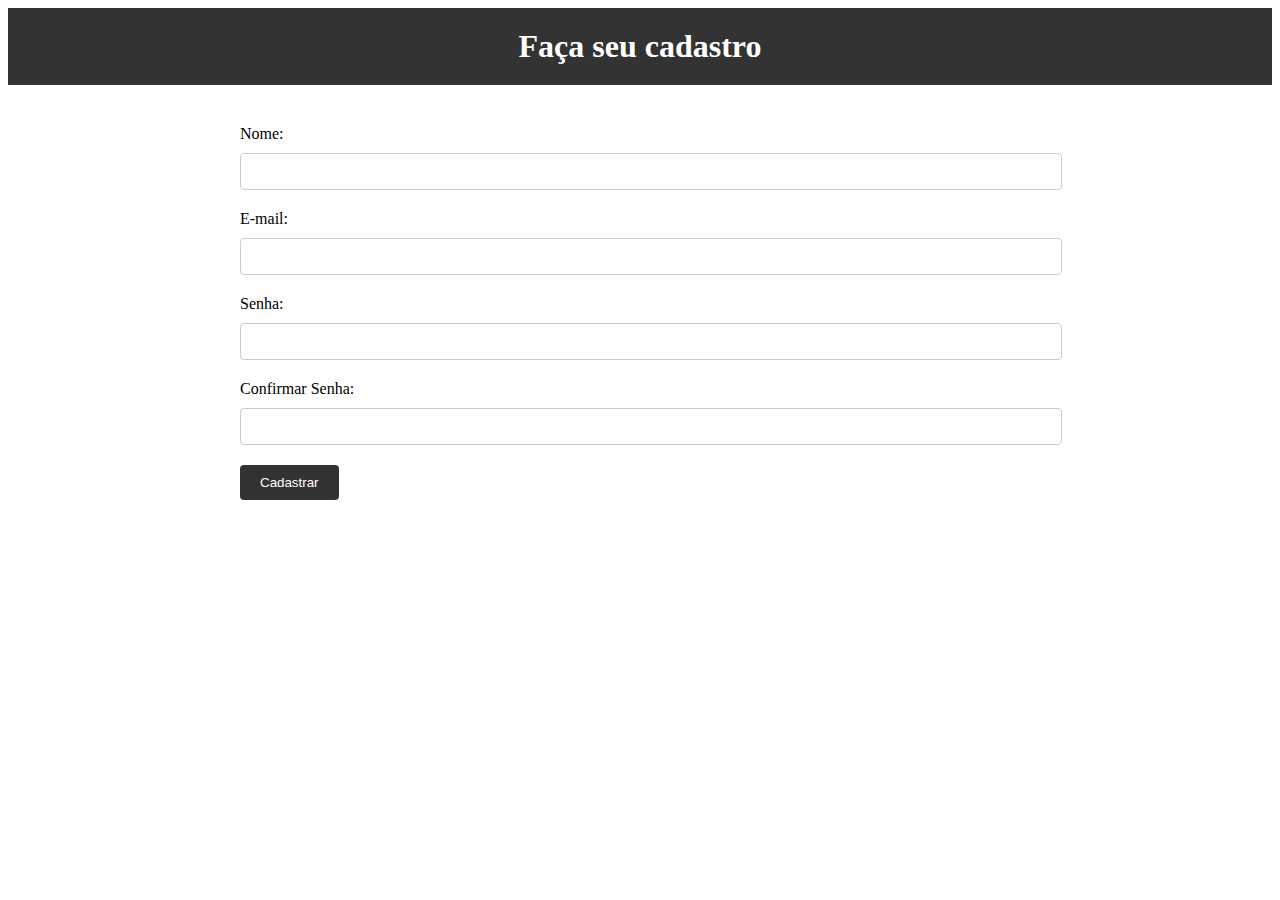
<file: projeto_vivencias/cadastro/cadastro.html>
<!DOCTYPE html>
<html lang="pt-br">
<head>
  <meta charset="UTF-8">
  <meta name="viewport" content="width=device-width, initial-scale=1.0">
  <title>Cadastro</title>
  <link rel="stylesheet" href="cadastro.css">
  </head>

<body>

  <header>
    <h1>Faça seu cadastro</h1>
  </header>
  
  <div class="container">
    <form action="#" method="POST">
      <label for="name">Nome:</label>
      <input type="text" id="name" name="name" required>
      
      <label for="email">E-mail:</label>
      <input type="email" id="email" name="email" required>
      
      <label for="password">Senha:</label>
      <input type="password" id="password" name="password" required>
      
      <label for="confirmPassword">Confirmar Senha:</label>
      <input type="password" id="confirmPassword" name="confirmPassword" required>
      
      <button type="submit">Cadastrar</button>
    </form>
  </div>
</body>
</html>
</file>
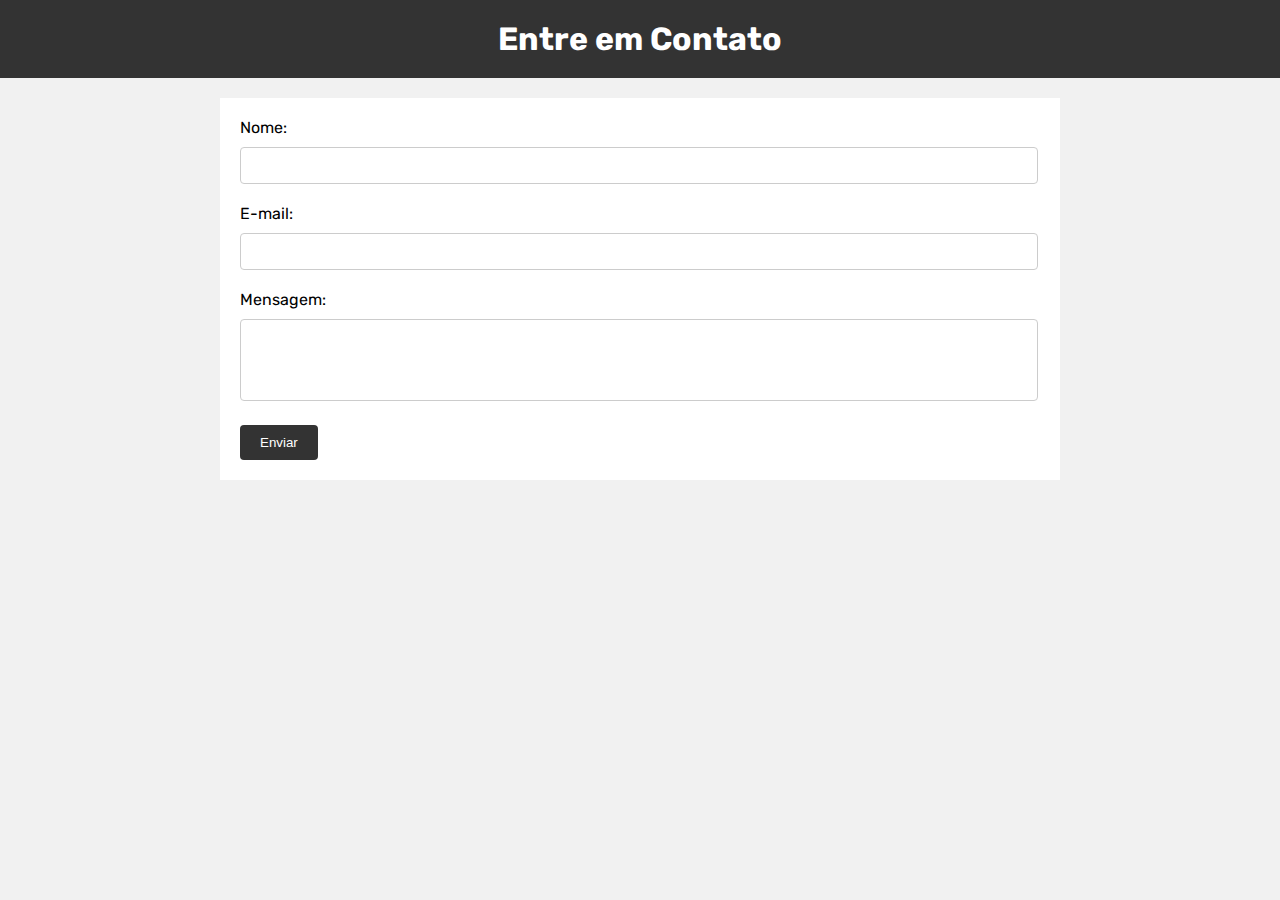
<file: projeto_vivencias/contato/contato.html>
<!DOCTYPE html>
<html lang="pt-br">
<head>
  <meta charset="UTF-8">
  <meta name="viewport" content="width=device-width, initial-scale=1.0">
  <link rel="stylesheet" href="contato.css">
  <link rel="preconnect" href="https://fonts.googleapis.com">
  <link rel="preconnect" href="https://fonts.gstatic.com" crossorigin>
  <link href="https://fonts.googleapis.com/css2?family=Rubik:ital,wght@0,300;0,400;0,500;0,600;0,700;0,800;0,900;1,300;1,400;1,500;1,600;1,700;1,800;1,900&display=swap" rel="stylesheet">
  <title>Contato</title>
  
</head>
<body>
  <header>
    <h1>Entre em Contato</h1>
  </header>
  
  <div class="container">
    <form action="#" method="POST">
      <label for="name">Nome:</label>
      <input type="text" id="name" name="name" required>
      
      <label for="email">E-mail:</label>
      <input type="email" id="email" name="email" required>
      
      <label for="message">Mensagem:</label>
      <textarea id="message" name="message" rows="4" required></textarea>
      
      <button type="submit">Enviar</button>
    </form>
  </div>
</body>
</html>
</file>
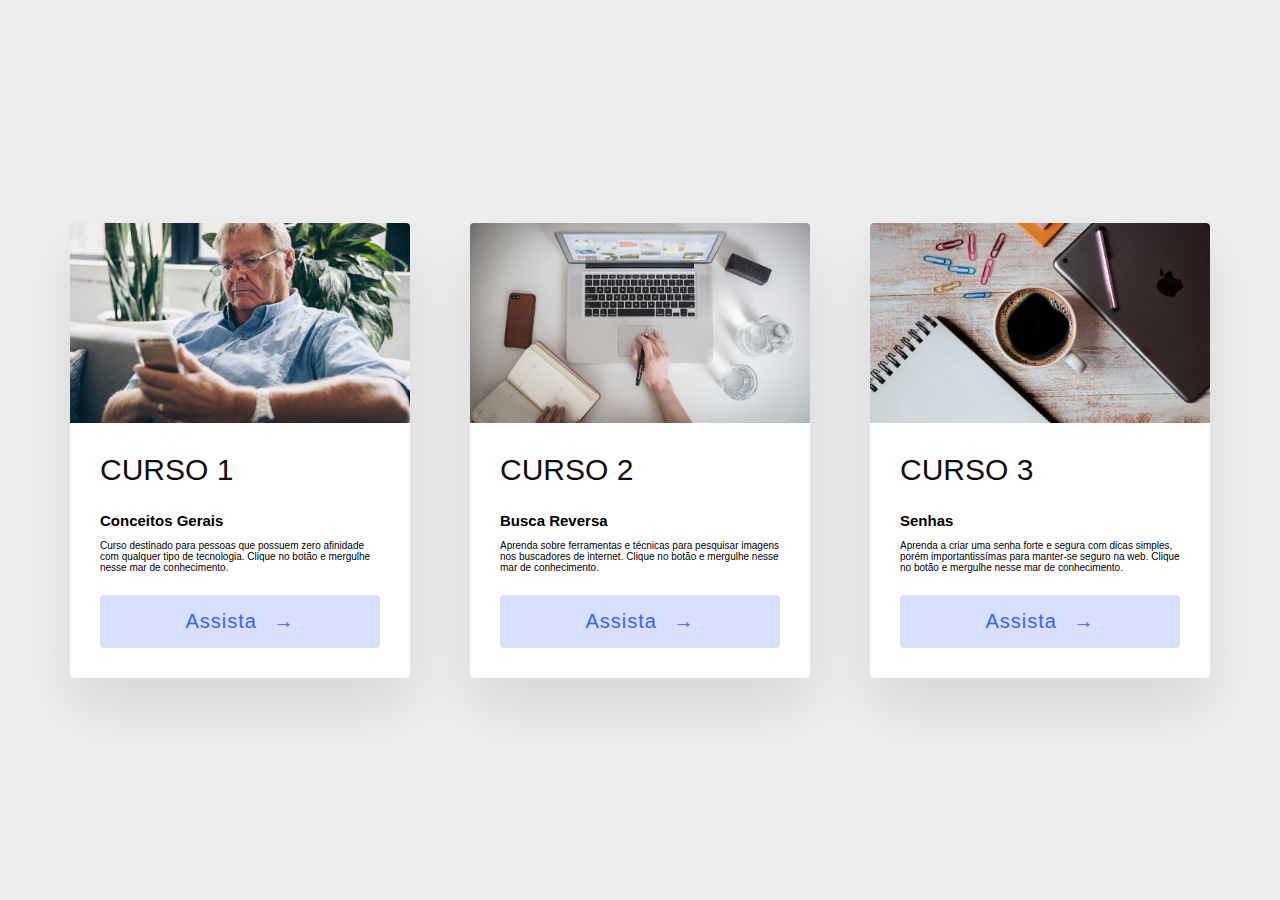
<file: projeto_vivencias/paleta_cursos/paleta_cursos.html>
<!DOCTYPE html>
<html lang="en">
<head>
    <meta charset="UTF-8">
    <meta name="viewport" content="width=device-width, initial-scale=1.0">

    <title>Menu - Aulas</title>
    <link rel="stylesheet" href="paleta_cursos.css">
</head>
<body>
    <div class="grid">
        <div class="grid-item">
            <div class="card">
                <img class="card-img" src="../img/curso1.jpg" alt="Videos">
                <div class="card-content">
                    <h1 class="card-header">CURSO 1</h1>
                    <p class="card-text">
                        <h2>Conceitos Gerais</h2>
                        <br>
                        Curso destinado para pessoas que possuem zero afinidade com qualquer tipo de tecnologia.
                        Clique no botão e mergulhe nesse mar de conhecimento.
                    </p>
                    <br><br>
                    <button class="card-btn"  onclick="window.location.href='../cursos/gerais.html';">Assista <span>&rarr;</span></button> 
                   
                </div>
            </div>
        </div>

        
        <div class="grid-item">
            <div class="card">
                <img class="card-img" src="../img/curso2.jpg" alt="Videos">
                <div class="card-content">
                    <h1 class="card-header">CURSO 2</h1>
                    <p class="card-text">
                        <h2>Busca Reversa</h2>
                        <br>
                        Aprenda sobre ferramentas e técnicas para pesquisar imagens 
                        nos buscadores de internet.
                        Clique no botão e mergulhe nesse mar de conhecimento.
                    </p>
                    <br><br>
                    <button class="card-btn"  onclick="window.location.href='../cursos/curso2.html';">Assista <span>&rarr;</span></button>
                </div>
            </div>
        </div>
        <div class="grid-item">
            <div class="card">
                <img class="card-img" src="../img/curso3.jpg" alt="Videos">
                <div class="card-content">
                    <h1 class="card-header">CURSO 3</h1>
                    <p class="card-text">
                        <h2>Senhas </h2>
                        <br>
                        Aprenda a criar uma senha forte e segura com dicas simples, porém importantissímas para 
                        manter-se seguro na web.
                        Clique no botão e mergulhe nesse mar de conhecimento.
                    </p>
                    <br><br>
                    <button class="card-btn"  onclick="window.location.href='../cursos/curso3.html';">Assista <span>&rarr;</span></button>
                </div>
            </div>
        </div>
    </div>
</body>
</html>
</file>
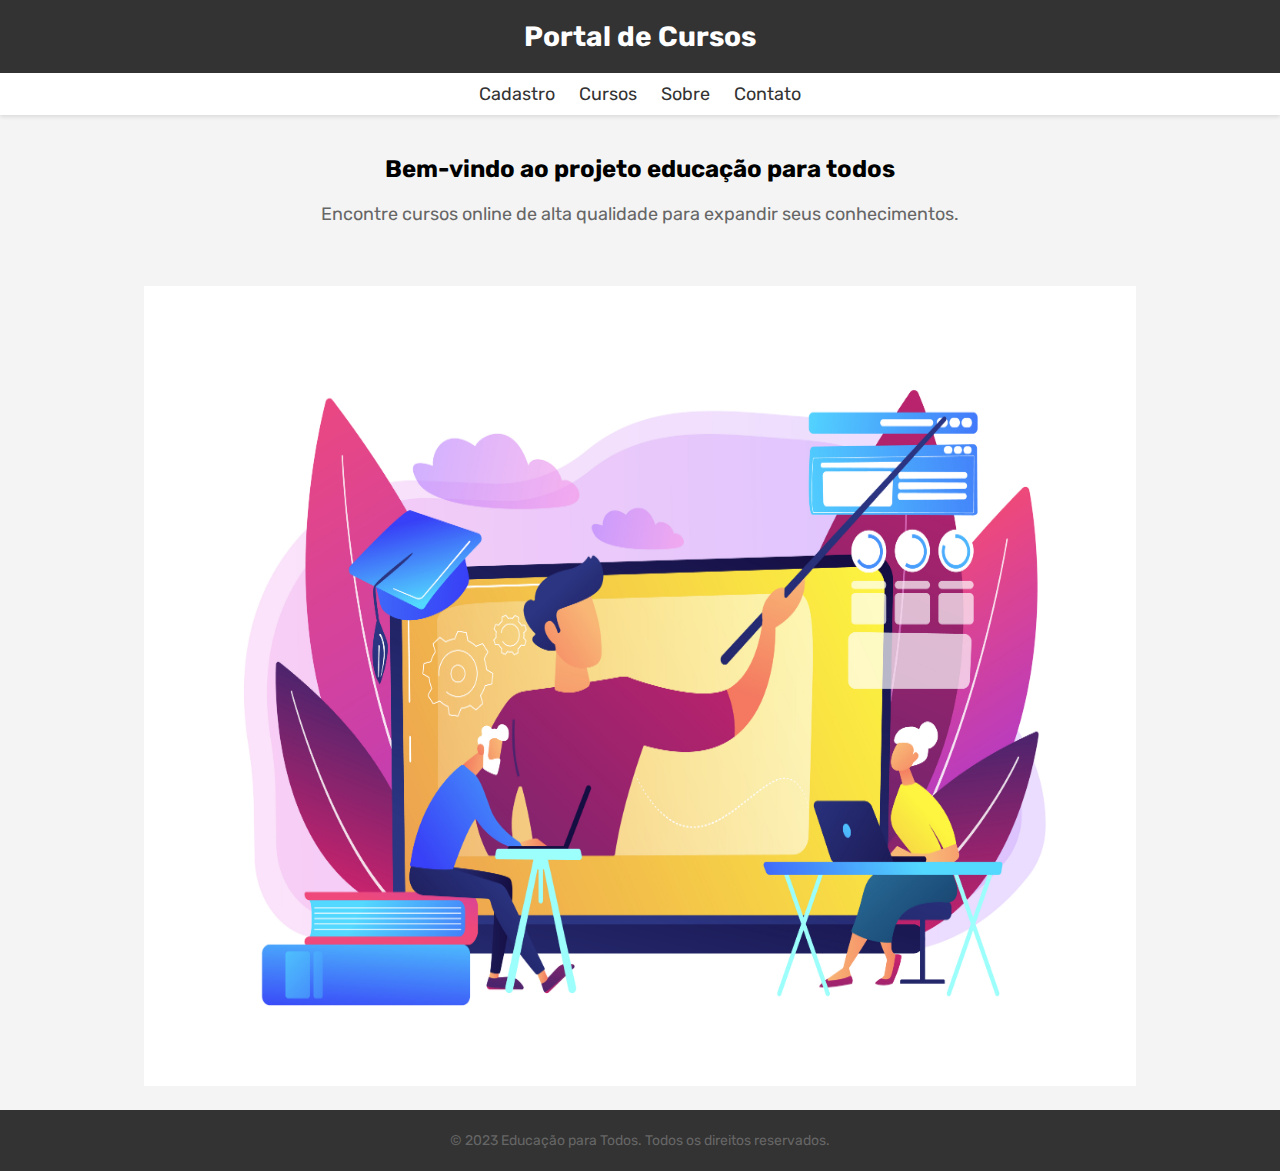
<file: projeto_vivencias/pg_inicial/pg_inicial.html>
<!DOCTYPE html>
<html lang="en">
<head>
  <meta charset="UTF-8">
  <meta name="viewport" content="width=device-width, initial-scale=1.0">
  <title>Portal Educação para todos</title>
  <link rel="stylesheet" href="pg_inicial.css">
  <link rel="preconnect" href="https://fonts.googleapis.com">
  <link rel="preconnect" href="https://fonts.gstatic.com" crossorigin>
  <link href="https://fonts.googleapis.com/css2?family=Rubik:ital,wght@0,300;0,400;0,500;0,600;0,700;0,800;0,900;1,300;1,400;1,500;1,600;1,700;1,800;1,900&display=swap" rel="stylesheet">
  </head>

<body>

  <header>
    <h1>Portal de Cursos</h1>
  </header>
  <nav>
    <a href="../cadastro/cadastro.html">Cadastro</a>
    <a href="../paleta_cursos/paleta_cursos.html">Cursos</a>
    <a href="../sobre/sobre.html">Sobre</a>
    <a href="../contato/contato.html">Contato</a>
  </nav>
  
  <section>
    <h2>Bem-vindo ao projeto educação para todos</h2>
    <p>Encontre cursos online de alta qualidade para expandir seus conhecimentos.</p>
  </section>

  <section>
    <img class="img_tela_inicial" src="../img/img_tela_inicial.jpg">

  </section>

  <footer>
    <p>&copy; 2023 Educação para Todos. Todos os direitos reservados.</p>
  </footer>
</body>
</html>
</file>
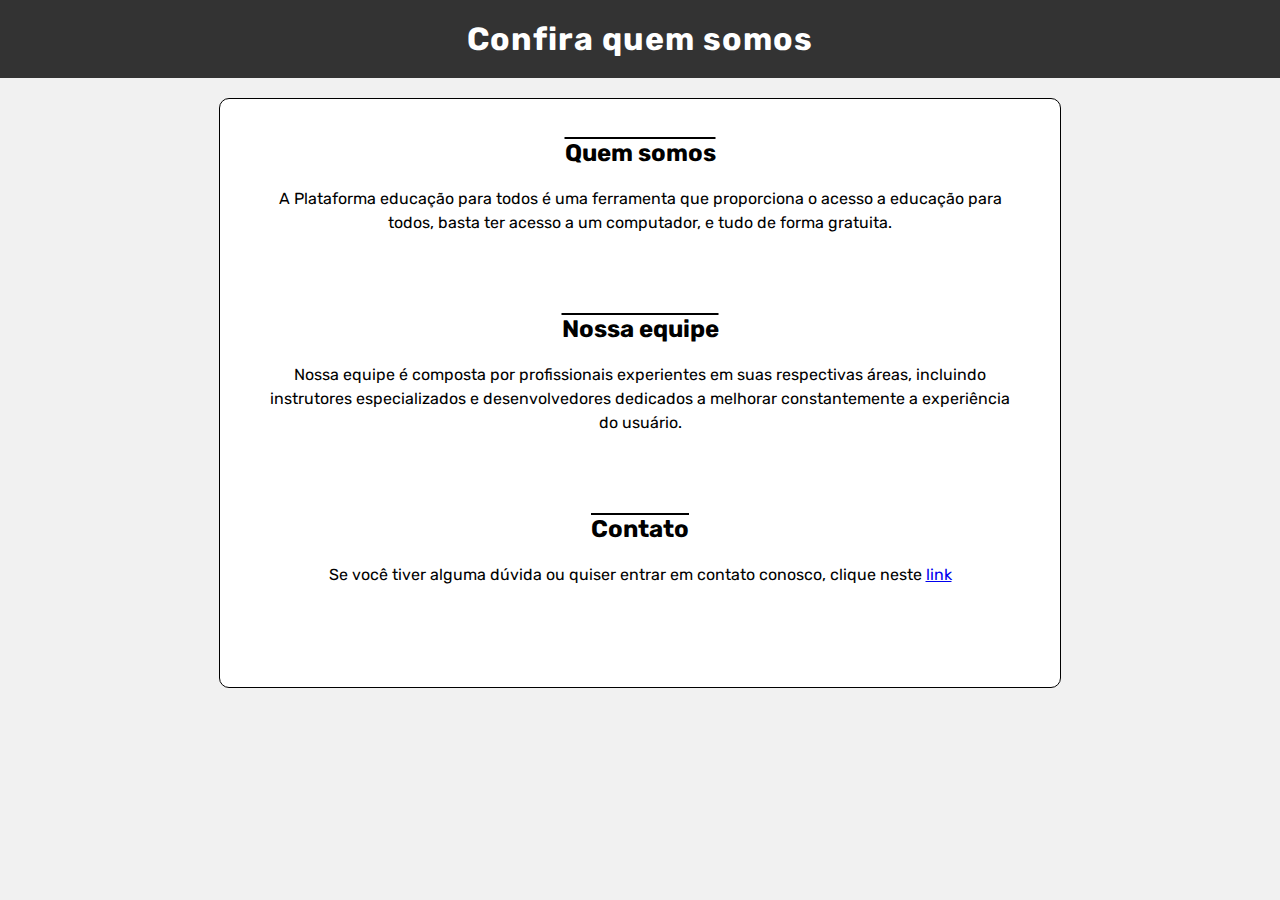
<file: projeto_vivencias/sobre/sobre.html>
<!DOCTYPE html>
<html lang="pt-br">

<head>
  <meta charset="UTF-8">
  <meta name="viewport" content="width=device-width, initial-scale=1.0">
  <title>Quem somos ?</title>
  <link rel="stylesheet" href="sobre.css">
  <link rel="preconnect" href="https://fonts.googleapis.com">
  <link rel="preconnect" href="https://fonts.gstatic.com" crossorigin>
  <link href="https://fonts.googleapis.com/css2?family=Rubik:ital,wght@0,300;0,400;0,500;0,600;0,700;0,800;0,900;1,300;1,400;1,500;1,600;1,700;1,800;1,900&display=swap" rel="stylesheet">
  </head>

<body>
  <header>
    <h1>Confira quem somos</h1>
  </header>
  
  <div class="container">
    <div class="quem_somos">
      <h2>Quem somos</h2>
      
      <p>A Plataforma educação para todos é uma ferramenta que proporciona o acesso a educação para todos, basta ter acesso a um computador, e tudo de forma gratuita.
    </div>
    <div class="nossa_equipe">
      <h2>Nossa equipe</h2>
      
      <p>Nossa equipe é composta por profissionais experientes em suas respectivas áreas, incluindo instrutores especializados e desenvolvedores dedicados a melhorar constantemente a experiência do usuário.</p>
    </div>
    <div class="contato">
      <h2>Contato</h2>
      
      <p>Se você tiver alguma dúvida ou quiser entrar em contato conosco, clique neste <a href="../contato/contato.html">link</a></p>
    </div>
  </div>
</body>
</html>
</file>
<file: projeto_vivencias/cadastro/cadastro.css>
<style>
 
    body {
      font-family: Arial, sans-serif;
      margin: 0;
      padding: 0;
      background-color: #f1f1f1;
    }
    
    header {
      background-color: #333;
      padding: 20px;
      color: #fff;
      text-align: center;
    }
    
    h1 {
      margin: 0;
    }
    
    .container {
      max-width: 800px;
      margin: 20px auto;
      padding: 20px;
      background-color: #fff;
    }
    
    label {
      display: block;
      margin-bottom: 10px;
    }
    
    input {
      width: 100%;
      padding: 10px;
      margin-bottom: 20px;
      border: 1px solid #ccc;
      border-radius: 4px;
    }
    
    button {
      padding: 10px 20px;
      background-color: #333;
      color: #fff;
      border: none;
      border-radius: 4px;
      cursor: pointer;
    }
    
  </style>
</file>
<file: projeto_vivencias/contato/contato.css>
/* Estilos CSS */
    body {
      font-family: 'Rubik', sans-serif;
      margin: 0;
      padding: 0;
      background-color: #f1f1f1;
    }
    
    header {
      background-color: #333;
      padding: 20px;
      color: #fff;
      text-align: center;
    }
    
    h1 {
      margin: 0;
    }
    
    .container {
      max-width: 800px;
      margin: 20px auto;
      padding: 20px;
      background-color: #fff;
    }
    
    label {
      display: block;
      margin-bottom: 10px;
    }
    
    input, textarea {
      width: 97%;
      padding: 10px;
      margin-bottom: 20px;
      border: 1px solid #ccc;
      border-radius: 4px;
      resize: none;
    }
    
    button {
      padding: 10px 20px;
      background-color: #333;
      color: #fff;
      border: none;
      border-radius: 4px;
      cursor: pointer;
    }
</file>
<file: projeto_vivencias/paleta_cursos/paleta_cursos.css>
*{
  margin: 0;
  padding: 0;  
}

html{
    box-sizing: border-box;
    font-size: 62.5%;
}

body{
    background-color: #eee;
    font-family:Arial, Helvetica, sans-serif;
    display: flex;
    justify-content: center;
    align-items: center;
    min-height: 100vh;
}

.grid{
    display: grid;
    width: 114em;
    grid-gap: 6rem;
    grid-template-columns: repeat(auto-fit,minmax(30rem, 1fr));
    align-items: start;
}

.grid-item{
    background-color: #fff;
    border-radius: 0.4rem;
    overflow: hidden;
    box-shadow: 0 3rem 6rem rgba(0, 0, 0, 0.1);
    cursor: pointer;
    transition: 0.2s;
    margin-top: 50px;
    margin-bottom: 50px;
}

.grid-item:hover {
    transform: translateY(-0.5%);
    box-shadow: 0 4rem 8rem rgba(0, 0, 0, 0.5);
}

.card-img{
    display: block;
    width: 100%;
    height: 20rem;
    object-fit: cover;
}

.card-content{
    padding: 3rem;
}

.card-header{
    font-size: 3rem;
    font-weight: 500;
    color: #0d0d0d;
    margin-bottom: 1.5rem;
}

.card-text{
    font-size: 1.6rem;
    letter-spacing: 0.1rem;
    line-height: 1.7;
    color: #3d3d3d;
    margin-bottom: 2.5rem;
}

.card-btn{
    display: block;
    width: 100%;
    padding: 1.5rem;
    font-size: 2rem;
    text-align: center;
    color: #3363ff;
    background-color: #d8e0fd;
    border: none;
    border-radius: 0.4rem;
    transition: 0.2s;
    cursor: pointer;
    letter-spacing: 0.1rem;
}

.card-btn span{
    margin-left: 1rem;
    transition: 0.2s;
}

.card-btn:hover,
.card-btn:active{
    background-color: #c2cffc;
}

.card-btn:hover span,
.card-btn:active span{
    margin-left: 1.5rem;
}

@media only screen and (max-width: 60em){
    body {
        padding: 3rem;
    }

    .grid{
        grid-gap: 3rem;
    }
}
</file>
<file: projeto_vivencias/pg_inicial/pg_inicial.css>
* {
      box-sizing: border-box;
    }

    body {
      font-family: 'Rubik',sans-serif;
      margin: 0;
      padding: 0;
      background-color: #f4f4f4;
    }

    header {
      background-color: #333;
      color: #fff;
      padding: 20px;
      text-align: center;
    }

    h1 {
      margin: 0;
      font-size: 28px;
    }

    nav {
      background-color: #fff;
      padding: 10px;
      text-align: center;
      box-shadow: 0 2px 4px rgba(0, 0, 0, 0.1);
    }

    nav a {
      text-decoration: none;
      color: #333;
      margin: 0 10px;
      font-size: 18px;
      transition: color 0.3s;
    }

    nav a:hover {
      color: #666;
    }

    section {
      padding: 20px;
      text-align: center;
    }

    h2 {
      font-size: 24px;
      margin-bottom: 10px;
    }

    p {
      font-size: 18px;
      line-height: 1.5;
      color: #666;
    }

    footer {
      background-color: #333;
      color: #fff;
      padding: 20px;
      text-align: center;
    }

    footer p {
      margin: 0;
      font-size: 14px;
    }

    .img_tela_inicial {
      width: 80%;
      height: 800px;
    }
</file>
<file: projeto_vivencias/sobre/sobre.css>
/* Estilos CSS */
body {
  font-family: 'Rubik', sans-serif;
  margin: 0;
  padding: 0;
  background-color: #f1f1f1;
}

header {
  background-color: #333;
  padding: 20px;
  color: #fff;
  text-align: center;
}

h1 {
  margin: 0;
  letter-spacing: 1px;
}

.container {
  max-width: 800px;
  margin: 20px auto;
  padding: 20px;
  background-color: #fff;
  text-align: center;
  border: 1px solid black;
  border-radius: 10px;
}

p {
  line-height: 1.5;
  text-align: center;
}

.quem_somos, .nossa_equipe , .contato{
  margin: 20px 20px 80px 20px;

}

h2 {
  text-decoration: overline;
}
</file>
